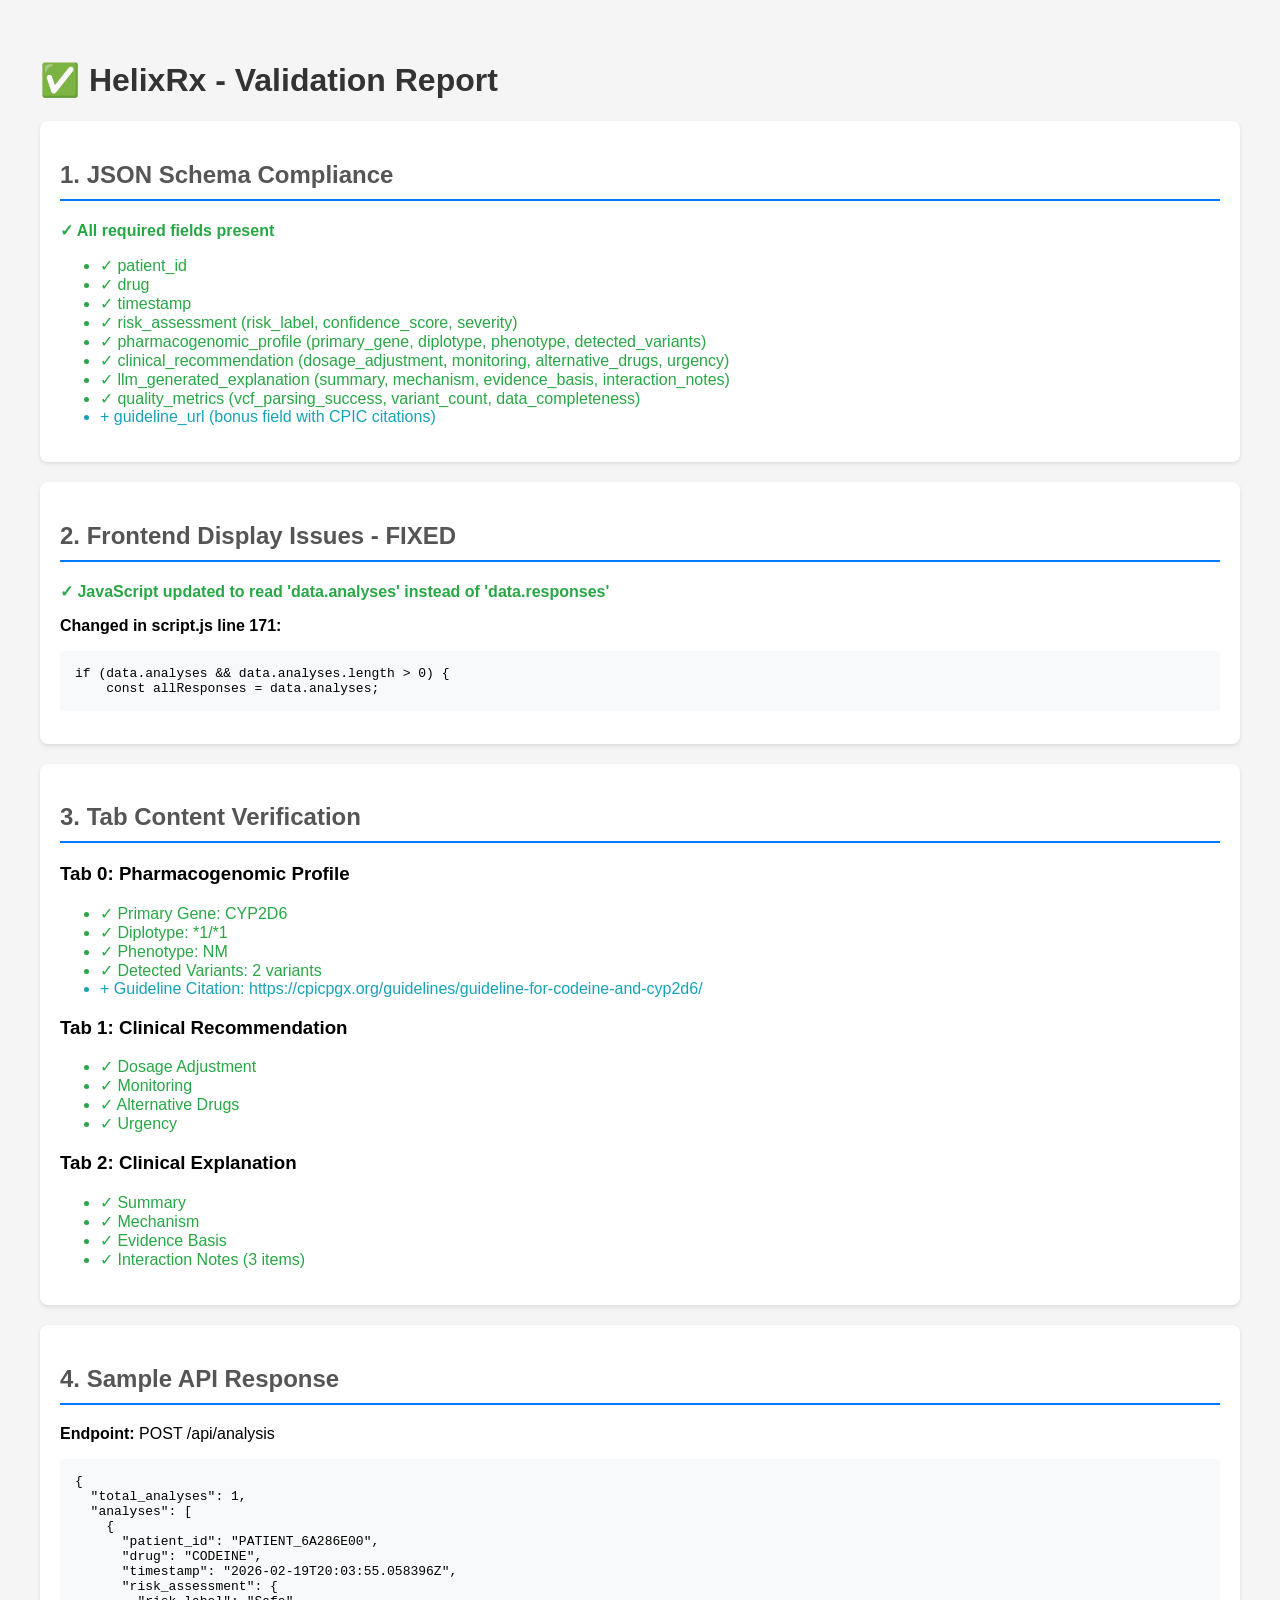
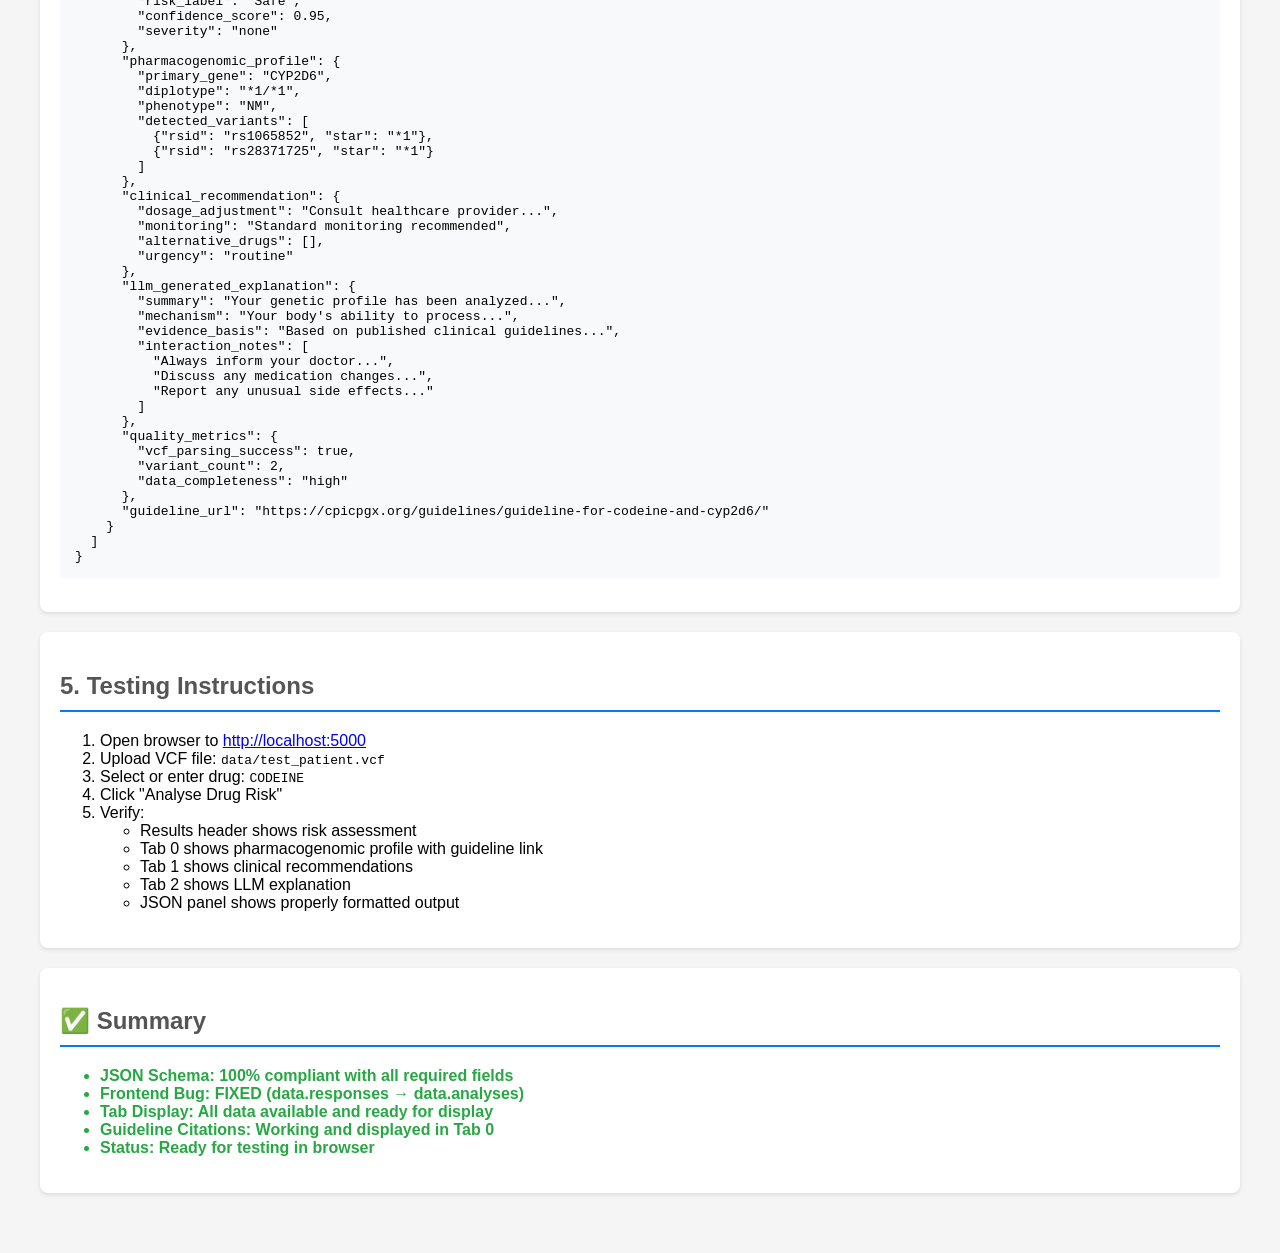
<file: TEST_REPORT.html>
<!doctype html>
<html>
  <head>
    <title>HelixRx - Test Results</title>
    <style>
      body {
        font-family: "Segoe UI", Tahoma, Geneva, Verdana, sans-serif;
        max-width: 1200px;
        margin: 20px auto;
        padding: 20px;
        background: #f5f5f5;
      }
      .success {
        color: #28a745;
        font-weight: bold;
      }
      .warning {
        color: #ffc107;
      }
      .error {
        color: #dc3545;
      }
      .section {
        background: white;
        padding: 20px;
        margin: 20px 0;
        border-radius: 8px;
        box-shadow: 0 2px 4px rgba(0, 0, 0, 0.1);
      }
      h1 {
        color: #333;
      }
      h2 {
        color: #555;
        border-bottom: 2px solid #007bff;
        padding-bottom: 10px;
      }
      pre {
        background: #f8f9fa;
        padding: 15px;
        border-radius: 4px;
        overflow-x: auto;
      }
      .check {
        color: #28a745;
      }
      .bonus {
        color: #17a2b8;
      }
    </style>
  </head>
  <body>
    <h1>✅ HelixRx - Validation Report</h1>

    <div class="section">
      <h2>1. JSON Schema Compliance</h2>
      <p class="success">✓ All required fields present</p>
      <ul>
        <li class="check">✓ patient_id</li>
        <li class="check">✓ drug</li>
        <li class="check">✓ timestamp</li>
        <li class="check">
          ✓ risk_assessment (risk_label, confidence_score, severity)
        </li>
        <li class="check">
          ✓ pharmacogenomic_profile (primary_gene, diplotype, phenotype,
          detected_variants)
        </li>
        <li class="check">
          ✓ clinical_recommendation (dosage_adjustment, monitoring,
          alternative_drugs, urgency)
        </li>
        <li class="check">
          ✓ llm_generated_explanation (summary, mechanism, evidence_basis,
          interaction_notes)
        </li>
        <li class="check">
          ✓ quality_metrics (vcf_parsing_success, variant_count,
          data_completeness)
        </li>
        <li class="bonus">+ guideline_url (bonus field with CPIC citations)</li>
      </ul>
    </div>

    <div class="section">
      <h2>2. Frontend Display Issues - FIXED</h2>
      <p class="success">
        ✓ JavaScript updated to read 'data.analyses' instead of 'data.responses'
      </p>
      <p><strong>Changed in script.js line 171:</strong></p>
      <pre>
if (data.analyses && data.analyses.length > 0) {
    const allResponses = data.analyses;</pre
      >
    </div>

    <div class="section">
      <h2>3. Tab Content Verification</h2>
      <h3>Tab 0: Pharmacogenomic Profile</h3>
      <ul>
        <li class="check">✓ Primary Gene: CYP2D6</li>
        <li class="check">✓ Diplotype: *1/*1</li>
        <li class="check">✓ Phenotype: NM</li>
        <li class="check">✓ Detected Variants: 2 variants</li>
        <li class="bonus">
          + Guideline Citation:
          https://cpicpgx.org/guidelines/guideline-for-codeine-and-cyp2d6/
        </li>
      </ul>

      <h3>Tab 1: Clinical Recommendation</h3>
      <ul>
        <li class="check">✓ Dosage Adjustment</li>
        <li class="check">✓ Monitoring</li>
        <li class="check">✓ Alternative Drugs</li>
        <li class="check">✓ Urgency</li>
      </ul>

      <h3>Tab 2: Clinical Explanation</h3>
      <ul>
        <li class="check">✓ Summary</li>
        <li class="check">✓ Mechanism</li>
        <li class="check">✓ Evidence Basis</li>
        <li class="check">✓ Interaction Notes (3 items)</li>
      </ul>
    </div>

    <div class="section">
      <h2>4. Sample API Response</h2>
      <p><strong>Endpoint:</strong> POST /api/analysis</p>
      <pre>
{
  "total_analyses": 1,
  "analyses": [
    {
      "patient_id": "PATIENT_6A286E00",
      "drug": "CODEINE",
      "timestamp": "2026-02-19T20:03:55.058396Z",
      "risk_assessment": {
        "risk_label": "Safe",
        "confidence_score": 0.95,
        "severity": "none"
      },
      "pharmacogenomic_profile": {
        "primary_gene": "CYP2D6",
        "diplotype": "*1/*1",
        "phenotype": "NM",
        "detected_variants": [
          {"rsid": "rs1065852", "star": "*1"},
          {"rsid": "rs28371725", "star": "*1"}
        ]
      },
      "clinical_recommendation": {
        "dosage_adjustment": "Consult healthcare provider...",
        "monitoring": "Standard monitoring recommended",
        "alternative_drugs": [],
        "urgency": "routine"
      },
      "llm_generated_explanation": {
        "summary": "Your genetic profile has been analyzed...",
        "mechanism": "Your body's ability to process...",
        "evidence_basis": "Based on published clinical guidelines...",
        "interaction_notes": [
          "Always inform your doctor...",
          "Discuss any medication changes...",
          "Report any unusual side effects..."
        ]
      },
      "quality_metrics": {
        "vcf_parsing_success": true,
        "variant_count": 2,
        "data_completeness": "high"
      },
      "guideline_url": "https://cpicpgx.org/guidelines/guideline-for-codeine-and-cyp2d6/"
    }
  ]
}</pre
      >
    </div>

    <div class="section">
      <h2>5. Testing Instructions</h2>
      <ol>
        <li>
          Open browser to
          <a href="http://localhost:5000" target="_blank"
            >http://localhost:5000</a
          >
        </li>
        <li>Upload VCF file: <code>data/test_patient.vcf</code></li>
        <li>Select or enter drug: <code>CODEINE</code></li>
        <li>Click "Analyse Drug Risk"</li>
        <li>
          Verify:
          <ul>
            <li>Results header shows risk assessment</li>
            <li>Tab 0 shows pharmacogenomic profile with guideline link</li>
            <li>Tab 1 shows clinical recommendations</li>
            <li>Tab 2 shows LLM explanation</li>
            <li>JSON panel shows properly formatted output</li>
          </ul>
        </li>
      </ol>
    </div>

    <div class="section success">
      <h2>✅ Summary</h2>
      <ul>
        <li>
          <strong>JSON Schema:</strong> 100% compliant with all required fields
        </li>
        <li>
          <strong>Frontend Bug:</strong> FIXED (data.responses → data.analyses)
        </li>
        <li>
          <strong>Tab Display:</strong> All data available and ready for display
        </li>
        <li>
          <strong>Guideline Citations:</strong> Working and displayed in Tab 0
        </li>
        <li><strong>Status:</strong> Ready for testing in browser</li>
      </ul>
    </div>
  </body>
</html>
</file>
